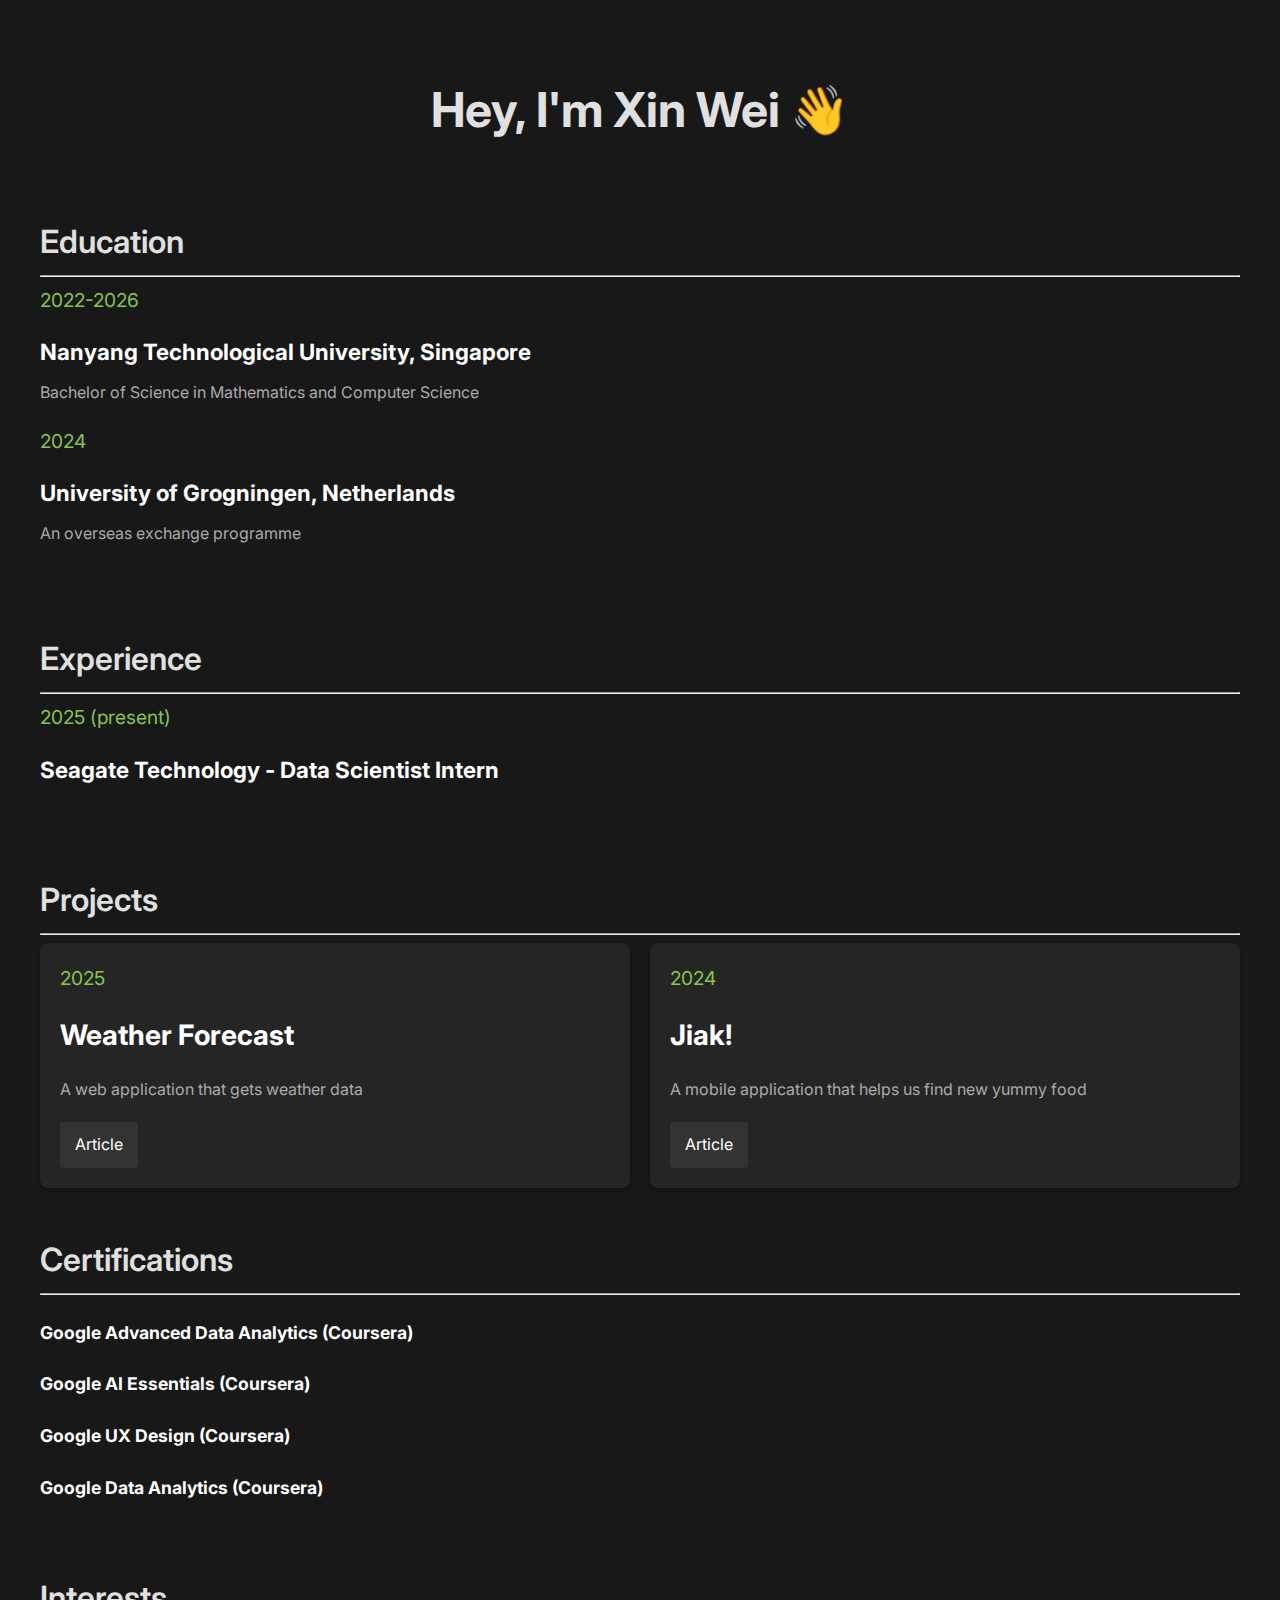
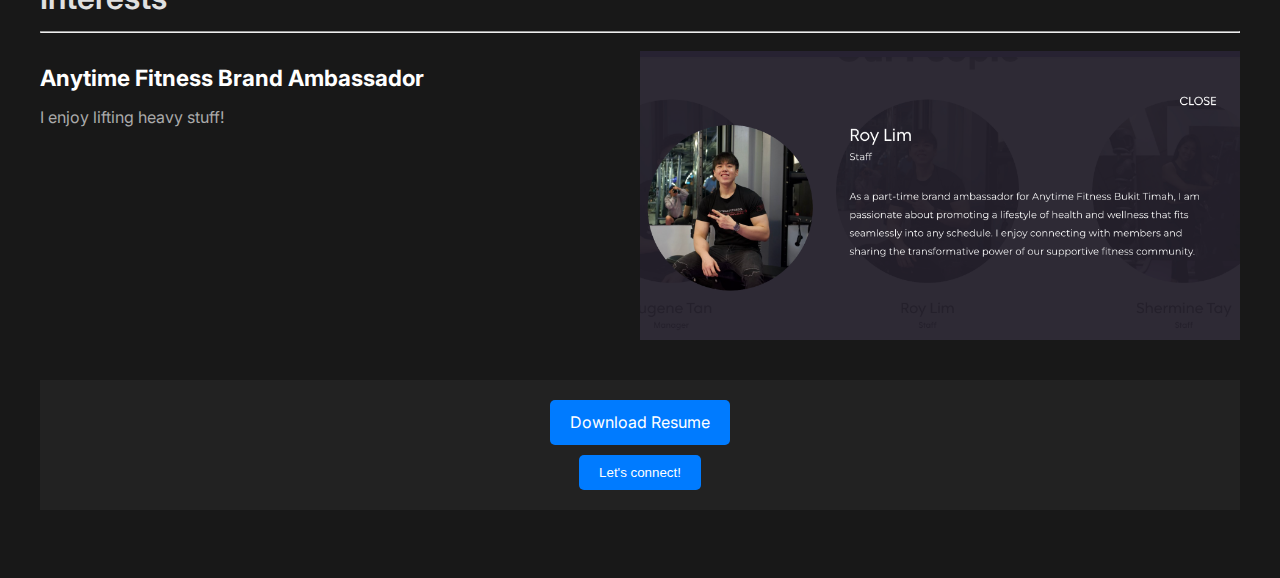
<file: index.html>
<!DOCTYPE html>
<html lang="en">
<head>
    <meta charset="UTF-8">
    <meta name="viewport" content="width=device-width, initial-scale=1.0">
    <title>Lim Xin Wei</title>
    <link rel="stylesheet" href="styles.css">
    <link href="https://fonts.googleapis.com/css2?family=Inter:wght@400;600;700&display=swap" rel="stylesheet">
    <link rel="icon" type="image/x-icon" href="/public/favicon.ico">
</head>
<body>
    <section class="container">
        <header class="header">
            <h1 class="name">Hey, I'm Xin Wei &#128075;</h1>
        </header>

        <main>
            <section class="education">
                <h2>Education</h2>
                <hr class="solid">
                <div class="education-item">
                    <time>2022-2026</time>
                    <h3><a>Nanyang Technological University, Singapore</a></h3>
                    <p>Bachelor of Science in Mathematics and Computer Science</p>
                </div>
                <div class="education-item">
                    <time>2024</time>
                    <h3><a>University of Grogningen, Netherlands</a></h3>
                    <p>An overseas exchange programme</p>
                </div>
            </section>

            <section class="experience">
                <h2>Experience</h2>
                <hr class="solid">
                <div class="experience-item">
                    <time>2025 (present)</time>
                    <h3><a>Seagate Technology - Data Scientist Intern</a></h3>
                </div>
            </section>

            <section class="projects">
                <h2>Projects</h2>
                <hr class="solid">
                <div class="projects-grid">
                    <div class="project-card">
                        <time>2025</time>
                        <h3><a href="#">Weather Forecast</a></h3>
                        <p>A web application that gets weather data</p>
                        <div class="project-links">
                            <a href="projects/weather.html" class="btn">Article</a>
                        </div>
                    </div>
                    <div class="project-card">
                        <time>2024</time>
                        <h3><a href="#">Jiak!</a></h3>
                        <p>A mobile application that helps us find new yummy food</p>
                        <div class="project-links">
                            <a href="projects/jiak.html" class="btn">Article</a>
                        </div>
                    </div>
                </div>
            </section>

            <section class="certification">
                <h2>Certifications</h2>
                <hr class="solid">
                <div class="certification-item">
                    <h4><a>Google Advanced Data Analytics (Coursera)</a></h4>
                </div>
                <div class="certification-item">
                    <h4><a>Google AI Essentials (Coursera)</a></h4>
                </div>
                <div class="certification-item">
                    <h4><a>Google UX Design (Coursera)</a></h4>
                </div>
                <div class="certification-item">
                    <h4><a>Google Data Analytics (Coursera)</a></h4>
                </div>
            </section>

            <section class="interests">
                <h2>Interests</h2>
                <hr class="solid">
                <div class="interest-item">
                    <div class="interest-text">
                        <h3><a class="afbt-tag" href="https://www.anytimefitness.sg/gyms/sg-0032/singapore-central-singapore-588179/" target="_blank">Anytime Fitness Brand Ambassador</a></h3>
                        <p>I enjoy lifting heavy stuff!</p>
                    </div>
                    <img class="afbt-image" src="files/AFBA.png" alt="Brand Ambassador image"/>
                </div>
            </section>

            <footer>
                <div class="footer">
                    <div>
                        <a href="files/XinWei_NTU_Penultimate.pdf" download="Xin Wei Resume.pdf" id="download-resume-btn">Download Resume</a>
                    </div>
                    <div class="dropdown">
                        <button class="toggle-btn" id="toggleButton">Let's connect!</button>
                        <div id="dropdownMenu" class="dropdown-content">
                            <div  class="socials">
                                <img src="files/linkedin.png" class="socials-img"/>
                                <a href="https://www.linkedin.com/in/xin-wei-lim-b78594213/" target="_blank"> LinkedIn</a>
                            </div>
                            <div  class="socials">
                                <img src="files/github.png" class="socials-img"/>
                                <a href="https://github.com/roylimxinwei" target="_blank">GitHub</a>
                            </div>
                        </div>
                    </div>
                </div>
            </footer>
        </main>
            
    </section>
    <script src="script.js"></script>
</body>
</html>
</file>
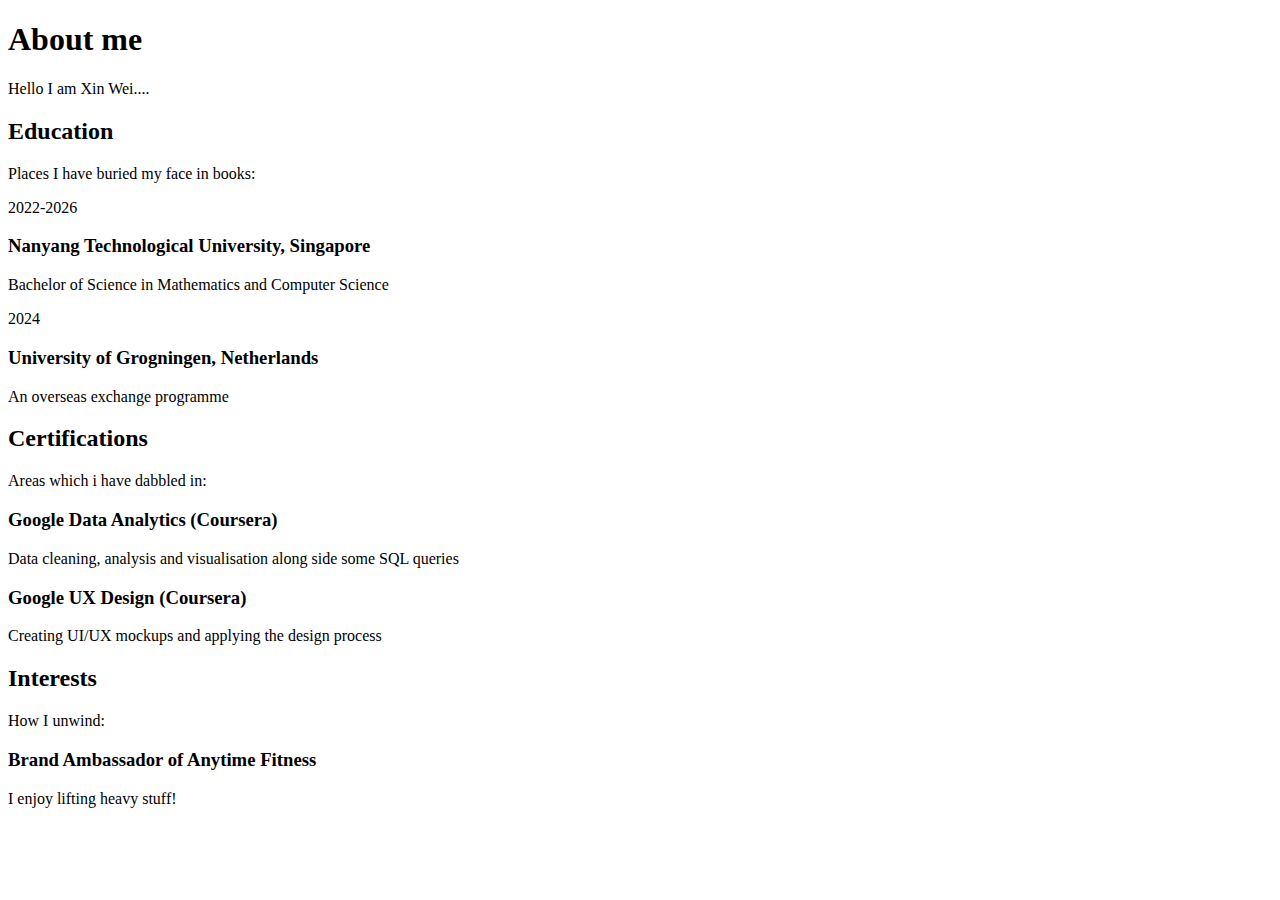
<file: about.html>
<!DOCTYPE html>
<html lang="en">
<head>
    <meta charset="UTF-8">
    <meta name="viewport" content="width=device-width, initial-scale=1.0">
    <title>Document</title>
</head>
<body>
    <header>
        <div>
            <h1>About me</h1>
            <p>Hello I am Xin Wei....</p>
        </div>
    </header>

    <main>
        
        <div>
            <h2>Education</h2>
            <p>Places I have buried my face in books:</p>
            <div>
                <time>2022-2026</time>
                <h3><a>Nanyang Technological University, Singapore</a></h3>
                <p>Bachelor of Science in Mathematics and Computer Science</p>
            </div>
            <div>
                <time>2024</time>
                <h3><a>University of Grogningen, Netherlands</a></h3>
                <p>An overseas exchange programme</p>
            </div>
        </div>
        <div>
            <h2>Certifications</h2>
            <p>Areas which i have dabbled in:</p>
            <div>
                <h3><a>Google Data Analytics (Coursera)</a></h3>
                <p>Data cleaning, analysis and visualisation along side some SQL queries</p>
            </div>
            <div>
                <h3><a>Google UX Design (Coursera)</a></h3>
                <p>Creating UI/UX mockups and applying the design process</p>
            </div>
        </div>
        <div>
            <h2>Interests</h2>
            <p>How I unwind:</p>
            <div>
                <h3><a>Brand Ambassador of Anytime Fitness</a></h3>
                <p>I enjoy lifting heavy stuff!</p>
            </div>
        </div>

    </main>
    
    
</body>
</html>
</file>
<file: styles.css>
/* styles.css */

/* Global Styles */
body {
    font-family: 'Inter', sans-serif;
    line-height: 1.6;
    margin: 0;
    padding: 0;
    color: #e0e0e0;
    background-color: #181818;
}

.container {
    max-width: 1200px;
    margin: 0 auto;
    padding: 20px;
}

/* Header */
header {
    text-align: center;
    padding: 20px 0;
}

header h1 {
    font-size: 3em;
    font-weight: 700;
    margin-bottom: 0;
}

header p {
    font-size: 1.2em;
    color: #aaa;
    margin-top: 0;
}

/* Projects Section */
.projects {
    padding: 20px 0;
}

.projects h2 {
    font-size: 2em;
    font-weight: 600;
    margin-bottom: 0;
}

.projects p{
    margin-top: 0;
}

.projects-grid {
    display: grid;
    grid-template-columns: repeat(auto-fit, minmax(300px, 1fr));
    gap: 20px;
}

.project-card {
    background: #252525;
    padding: 20px;
    border-radius: 8px;
    box-shadow: 0 2px 4px rgba(0, 0, 0, 0.2);
}

.project-card time {
    display: block;
    font-size: 1.2em;
    color: #8bc34a;
}

.project-card h3 a {
    font-size: 1.5em;
    color: #fff;
    text-decoration: none;
}

.project-card p {
    font-size: 1em;
    color: #aaa;
    margin-top: 20px;
    margin-bottom: 20px;
}

.project-links {
    margin-top: 10px;
}

.btn {
    display: inline-block;
    padding: 10px 15px;
    margin-right: 10px;
    border-radius: 4px;
    background: #333;
    color: #fff;
    text-decoration: none;
    transition: background 0.3s;
}

.btn:hover {
    background: #444;
}

/* Other Sections */
.education, .experience, .certifications, .interests {
    padding: 20px 0;
}

section h2 {
    font-size: 2em;
    font-weight: 600;
    margin-bottom: 0;
}

.education-item, .experience-item, .certification-item, .interest-item {
    margin-bottom: 20px;
}

.interest-item{
    display: flex;
    align-items: flex-start;
}

.interest-text {
    flex: 1;
}

.education-item time, .experience-item time, .certification-item time, .interest-item time {
    display: block;
    font-size: 1.2em;
    color: #8bc34a;
}

.education-item h3, .experience-item h3, .certification-item h3, .interest-item h3 {
    margin-bottom: 10px;
}

.education-item h3 a, .experience-item a, .certification-item h3 a, .interest-item h3 a {
    font-size: 1.2em;
    color: #fff;
    text-decoration: none;
}

.certification-item h4 {
    font-size: 1.1em;
    color: #fff;
}

.education-item p, .certification-item p, .interest-item p {
    font-size: 1em;
    color: #aaa;
}

.projects p, .education p, .certification p, .interests p{
    margin-top: 0;
}

#afbt-tag a:hover{
    text-decoration: underline;
    color: rgb(110, 56, 213);

}

.afbt-image {
    max-width: 50%; /* Ensures the image doesn't exceed the container width */
    height: auto; /* Maintains the aspect ratio */
    display: block;
    margin-top: 10px;
}

/* Footer */
footer {
    text-align: center;
    padding: 20px 0;
    background: #222;
    color: #fff;
    margin-bottom: 3em;
}

#download-resume-btn {
    display: inline-block;
    padding: 10px 20px;
    color: white;
    background-color: #007bff;
    text-decoration: none;
    border-radius: 5px;
    font-size: 16px;
    margin-bottom: 10px;
}

#download-resume-btn:hover {
    background-color: #0056b3;
}

/* Dropdown menu styles */
.dropdown {
    position: relative;
    display: inline-block;
}

.toggle-btn{
    display: inline-block;
    padding: 10px 20px;
    color: white;
    background-color: #007bff;
    border-radius: 5px;
    border: 0;
}

.toggle-btn:hover {
    background-color: #0056b3;
}

.dropdown-content {
    display: none;
    position: absolute;
    background-color: #333;
    box-shadow: 0px 8px 16px 0px rgba(0,0,0,0.2);
    padding: 12px 16px;
    z-index: 1;
    width: 100%; /* Make dropdown the same width as the button */
    box-sizing: border-box;
}

.dropdown-content a {
    color: #fff;
    padding: 8px 12px;
    text-decoration: none;
    display: block;
}

.dropdown-content a:hover {
    background-color: #444;
}

.socials{
    max-width: 16px;
    display: flex;
    align-items: flex-start;
    align-items: center;
}

.socials-img{
    max-width: 16px;
}
/* Projects */
.back-btn-container {
    text-align: center; /* Centers the button horizontally */
}

.back-btn {
    display: inline-block;
    padding: 10px 20px;
    color: white;
    background-color: #007bff;
    text-decoration: none;
    border-radius: 5px;
    font-size: 16px;
    margin-bottom: 10px;
}

.tech-header {
    display: flex;
    align-items: center;
    justify-content: space-between;
}

.tech-header h2 {
    font-size: 2rem;
}

.tech-images {
    display: flex;
    flex-wrap: wrap; /* Allow images to wrap onto the next line */
    gap: 15px; /* Adjust spacing between images */
    justify-content: center; /* Center images when wrapping */
}

.tech-images img {
    max-width: 60px; /* Ensure images scale properly */
    height: auto; /* Maintain aspect ratio */
}

/* Responsive Adjustments */
@media (max-width: 768px) {
    .tech-images {
        gap: 10px; /* Reduce gap on smaller screens */
    }

    .tech-images img {
        width: 100px; /* Adjust image size for smaller screens */
    }
}

.video-container {
    display: flex;
    justify-content: center; /* Centers horizontally */
    align-items: center; /* Centers vertically */
    margin-top: 2rem;
}

.weather-images {
    display: flex;
    width: auto;
    flex-wrap: wrap; /* Allows images to wrap on smaller screens */
    justify-content: center; /* Centers the images */
    align-items: center;
    gap: 10px; /* Adds spacing between images */
}

.weather-images img {
    width: 80%; /* Adjust size dynamically */
    max-width: 600px; /* Prevents image from becoming too large */
    height: auto; /* Maintains aspect ratio */
    border-radius: 10px; /* Optional: Adds rounded corners */
}

/* Responsive adjustments */
@media (max-width: 768px) {
    .weather-images img {
        width: 90%; /* Increases width on smaller screens */
    }
}

@media (max-width: 480px) {
    .weather-images img {
        width: 100%; /* Full width on mobile */
    }
}

/* Responsive Design */
@media (max-width: 768px) {
    .container {
        padding: 10px;
    }

    header h1 {
        font-size: 2.5em;
    }

    header p {
        font-size: 1em;
    }

    .projects h2, section h2 {
        font-size: 1.8em;
    }

    .projects-grid {
        grid-template-columns: 1fr;
    }

    .project-card h3 a, .education-item h3 a, .certification-item h3 a, .interest-item h3 a {
        font-size: 1.2em;
    }

    .project-card p, .education-item p, .certification-item p, .interest-item p {
        font-size: 0.9em;
    }

    .interest-item {
        flex-direction: column;
        align-items: flex-start;
    }

    .afbt-image {
        max-width: 100%;
        margin-top: 10px;
    }
}

@media (max-width: 480px) {
    header h1 {
        font-size: 2em;
    }

    header p {
        font-size: 0.9em;
    }

    .projects h2, section h2 {
        font-size: 1.5em;
    }

    .project-card h3 a, .education-item h3 a, .certification-item h3 a, .interest-item h3 a {
        font-size: 1em;
    }

    .project-card p, .education-item p, .certification-item p, .interest-item p {
        font-size: 0.8em;
    }

    .interest-item {
        flex-direction: column;
        align-items: flex-start;
    }

    .afbt-image {
        max-width: 100%;
        margin-top: 10px;
    }

    .socials {
        flex-direction: column;
        align-items: flex-start;
    }
}
</file>
